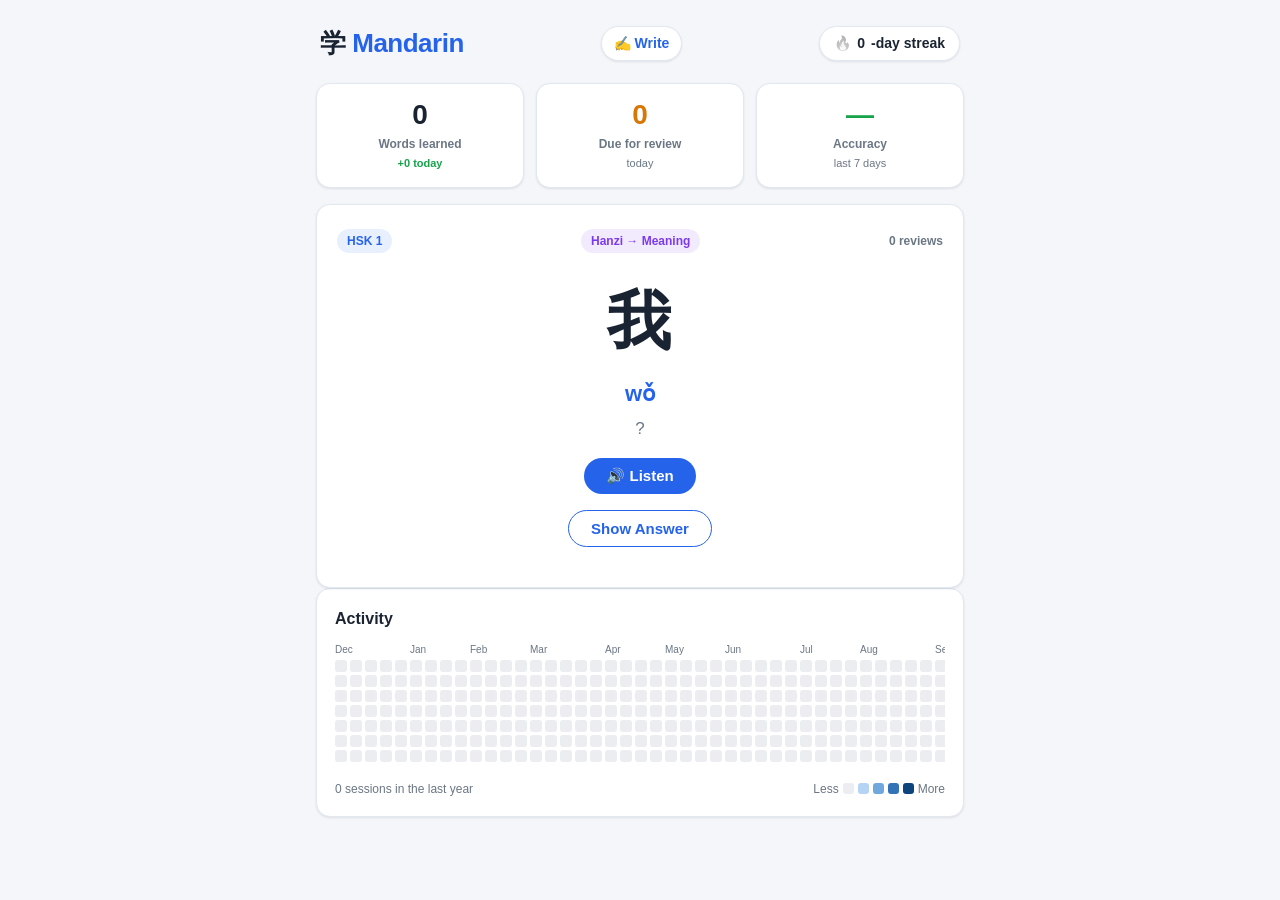
<file: index.html>
<!DOCTYPE html>
<html lang="en">
<head>
  <meta charset="UTF-8" />
  <meta name="viewport" content="width=device-width, initial-scale=1.0" />
  <title>学 Mandarin — Daily Chinese</title>
  <link rel="stylesheet" href="style.css" />
</head>
<body>
  <div class="app">
    <!-- 1. Nav bar -->
    <nav class="nav">
      <h1 class="nav-title">学 <span>Mandarin</span></h1>
      <a class="nav-link" href="handwriting.html" title="Handwriting practice">✍️ Write</a>
      <div class="streak" id="streak" title="Daily streak">
        <span class="flame">🔥</span>
        <span id="streak-count">0</span>-day streak
      </div>
    </nav>

    <!-- 2. Stats row -->
    <section class="stats">
      <div class="stat-card">
        <div class="stat-value" id="stat-learned">0</div>
        <div class="stat-label">Words learned</div>
        <div class="stat-sub" id="stat-learned-today">+0 today</div>
      </div>
      <div class="stat-card stat-due">
        <div class="stat-value" id="stat-due">0</div>
        <div class="stat-label">Due for review</div>
        <div class="stat-sub">today</div>
      </div>
      <div class="stat-card stat-acc">
        <div class="stat-value" id="stat-accuracy">—</div>
        <div class="stat-label">Accuracy</div>
        <div class="stat-sub">last 7 days</div>
      </div>
    </section>

    <!-- 3. Flashcard -->
    <section class="flashcard" id="flashcard">
      <div class="card-badge">
        <span class="badge-hsk" id="badge-hsk">HSK 1</span>
        <span class="badge-mode" id="badge-mode">Hanzi → Meaning</span>
        <span class="badge-reviews" id="badge-reviews">0 reviews</span>
      </div>

      <div class="card-main">
        <div class="hanzi" id="card-hanzi">学习</div>
        <div class="pinyin" id="card-pinyin">xuéxí</div>
        <div class="meaning" id="card-meaning">to study, to learn</div>
      </div>

      <button class="listen-btn" id="listen-btn" title="Listen (zh-CN)">
        🔊 Listen
      </button>

      <button class="reveal-btn" id="reveal-btn">Show Answer</button>

      <div class="answer-block" id="answer-block" hidden>
        <div class="examples" id="examples"></div>

        <div class="compounds" id="compounds"></div>

        <div class="produce">
          <h3>Write your own sentence</h3>
          <textarea id="my-sentence-input" placeholder="用这个词造一个句子…"></textarea>
          <button class="save-sentence-btn" id="save-sentence-btn">Save sentence</button>
          <ul class="my-sentences-list" id="my-sentences-list"></ul>
        </div>
      </div>
    </section>

    <!-- 4. SRS buttons -->
    <section class="srs" id="srs" hidden>
      <button class="srs-btn again" data-grade="again">Again<span id="again-sub">10 min</span></button>
      <button class="srs-btn hard"  data-grade="hard">Hard<span id="hard-sub">1 day</span></button>
      <button class="srs-btn good"  data-grade="good">Good<span id="good-sub">3 days</span></button>
      <button class="srs-btn easy"  data-grade="easy">Easy<span id="easy-sub">7 days</span></button>
    </section>

    <!-- 5. Year activity heatmap -->
    <section class="heatmap-section">
      <h2 class="section-title">Activity</h2>
      <div class="heatmap-scroll">
        <div class="heatmap" id="heatmap"></div>
      </div>
      <div class="heatmap-footer">
        <span id="heatmap-total">0 sessions in the last year</span>
        <div class="legend">
          Less
          <span class="legend-cell level-0"></span>
          <span class="legend-cell level-1"></span>
          <span class="legend-cell level-2"></span>
          <span class="legend-cell level-3"></span>
          <span class="legend-cell level-4"></span>
          More
        </div>
      </div>
    </section>
  </div>

  <div class="tooltip" id="tooltip"></div>
  <script src="app.js"></script>
</body>
</html>
</file>
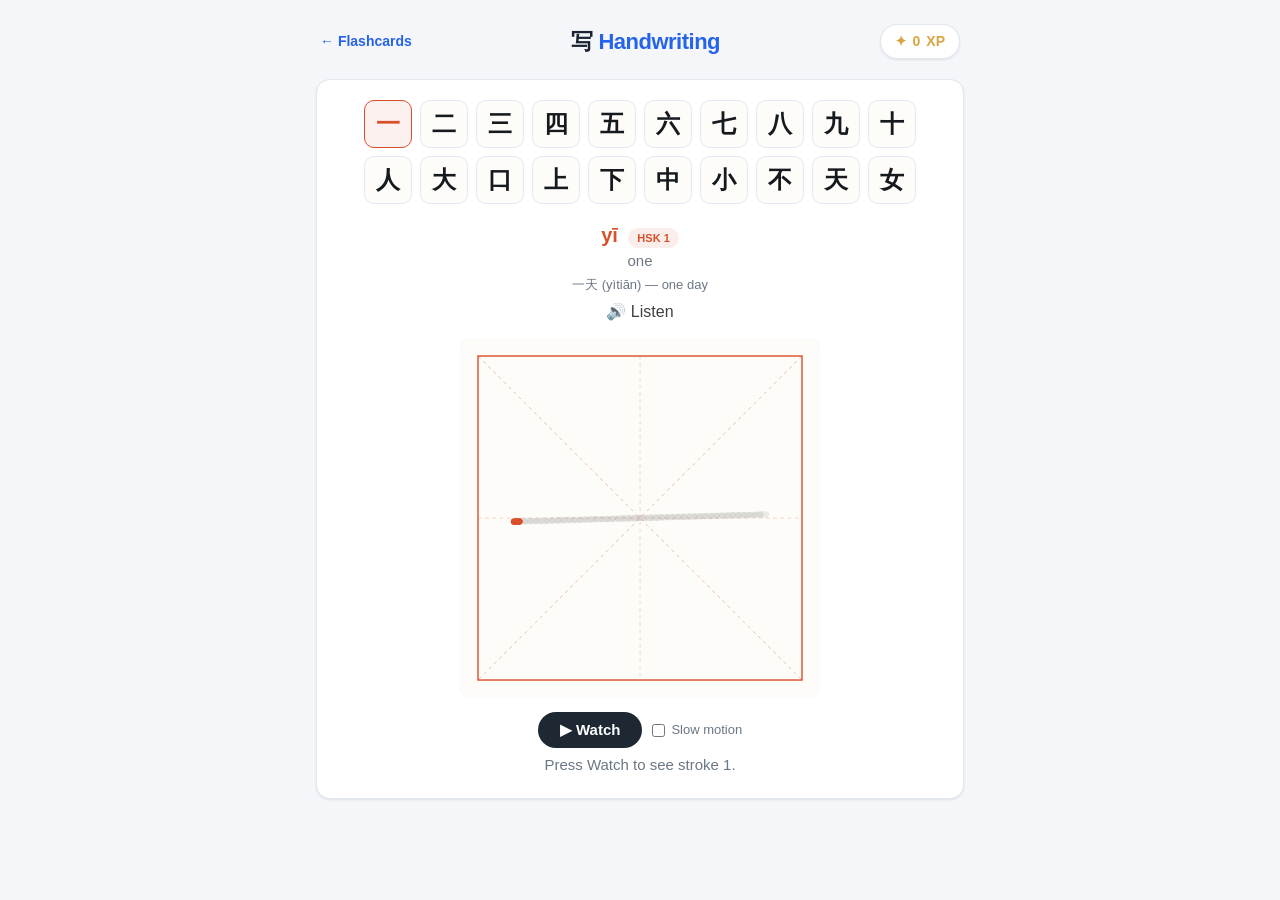
<file: handwriting.html>
<!DOCTYPE html>
<html lang="en">
<head>
  <meta charset="UTF-8" />
  <meta name="viewport" content="width=device-width, initial-scale=1.0" />
  <title>学 Mandarin — Handwriting</title>
  <link rel="stylesheet" href="style.css" />
  <style>
    /* ---- Handwriting practice: 米字格 (rice grid) theme ----
       Kept distinct from the flashcard blue palette on purpose — the
       cinnabar-on-xuan-paper look is core to the practice-paper concept.
       Only the app chrome (nav, buttons) reuses style.css tokens. */
    :root {
      --ink: #161a1f;
      --paper: #fdfcf8;
      --cinnabar: #d94f2b;
      --inkstone: #1d2833;
      --seal: #d9a441;
    }
    .hw-nav { display: flex; align-items: center; justify-content: space-between; padding: 8px 4px 20px; }
    .hw-back { font-size: 14px; font-weight: 600; color: var(--accent); text-decoration: none; }
    .hw-back:hover { text-decoration: underline; }
    .hw-xp {
      display: flex; align-items: center; gap: 6px;
      background: var(--surface); border: 1px solid var(--border);
      border-radius: 999px; padding: 6px 14px; font-size: 14px; font-weight: 700;
      color: var(--seal); box-shadow: var(--shadow);
    }

    .hw-card {
      background: var(--surface); border: 1px solid var(--border);
      border-radius: var(--radius); padding: 20px; box-shadow: var(--shadow);
    }

    /* character picker */
    .hw-picker { display: flex; gap: 8px; justify-content: center; flex-wrap: wrap; margin-bottom: 16px; }
    .hw-chip {
      font-size: 24px; font-weight: 700; font-family: "KaiTi", "STKaiti", "Kaiti SC", serif;
      width: 48px; height: 48px; border: 1.5px solid var(--border); border-radius: 10px;
      background: var(--paper); color: var(--ink); cursor: pointer; transition: all 0.12s ease;
    }
    .hw-chip:hover { border-color: var(--cinnabar); }
    .hw-chip.active { border-color: var(--cinnabar); background: rgba(217, 79, 43, 0.08); color: var(--cinnabar); }

    /* intro line */
    .hw-intro { text-align: center; margin-bottom: 14px; }
    .hw-intro .hw-pinyin { font-size: 20px; color: var(--cinnabar); font-weight: 600; }
    .hw-intro .hw-meaning { font-size: 15px; color: var(--muted); }
    .hw-intro .hw-word { font-size: 13px; color: var(--muted); margin-top: 2px; }
    .hw-intro .hw-hsk {
      display: inline-block; font-size: 11px; font-weight: 700; color: var(--cinnabar);
      background: rgba(217, 79, 43, 0.1); border-radius: 999px; padding: 2px 9px; margin-left: 6px; vertical-align: middle;
    }
    .hw-listen {
      margin-top: 8px; background: none; border: none; font-size: 16px; cursor: pointer; opacity: 0.75;
    }
    .hw-listen:hover { opacity: 1; }

    /* canvas */
    .hw-canvas-wrap { display: flex; justify-content: center; }
    #hw-canvas {
      width: 100%; max-width: 360px; aspect-ratio: 1 / 1; touch-action: none;
      border-radius: 12px; background: var(--paper); box-shadow: inset 0 0 0 1px var(--border);
      cursor: crosshair;
    }

    /* controls */
    .hw-controls { display: flex; gap: 10px; justify-content: center; align-items: center; margin: 14px 0 6px; flex-wrap: wrap; }
    .hw-btn {
      background: var(--inkstone); color: #fff; border: none; border-radius: 999px;
      padding: 9px 22px; font-size: 15px; font-weight: 600; cursor: pointer; transition: filter 0.15s ease, transform 0.08s ease;
    }
    .hw-btn:hover { filter: brightness(1.15); }
    .hw-btn:active { transform: scale(0.96); }
    .hw-btn.ghost { background: var(--surface); color: var(--inkstone); border: 1.5px solid var(--border); }
    .hw-slow { display: flex; align-items: center; gap: 6px; font-size: 13px; color: var(--muted); user-select: none; cursor: pointer; }

    /* feedback */
    .hw-feedback { text-align: center; min-height: 24px; margin-top: 6px; font-size: 15px; font-weight: 600; }
    .hw-feedback.good { color: var(--success); }
    .hw-feedback.bad { color: var(--cinnabar); }
    .hw-feedback.info { color: var(--muted); font-weight: 500; }

    /* summary */
    .hw-summary { margin-top: 14px; border-top: 1px solid var(--border); padding-top: 14px; text-align: center; }
    .hw-summary h3 { font-size: 15px; font-weight: 800; margin-bottom: 10px; }
    .hw-summary .hw-verdict { font-size: 14px; margin-bottom: 4px; }
    .hw-summary .hw-srs { font-size: 13px; color: var(--muted); margin-bottom: 12px; }
    .hw-stroke-scores { list-style: none; display: flex; flex-direction: column; gap: 6px; margin-bottom: 12px; text-align: left; }
    .hw-stroke-scores li {
      display: flex; justify-content: space-between; align-items: center;
      background: var(--bg); border-radius: 8px; padding: 8px 12px; font-size: 14px;
    }
    .hw-stroke-scores .sc { font-weight: 700; }

    @keyframes hw-xp-pop { 0% { transform: translateY(6px) scale(0.9); opacity: 0; } 30% { opacity: 1; } 100% { transform: translateY(-18px) scale(1.1); opacity: 0; } }
    .hw-xp-pop {
      position: fixed; pointer-events: none; z-index: 20; font-weight: 800; color: var(--seal);
      font-size: 20px; animation: hw-xp-pop 0.9s ease-out forwards;
    }
  </style>
</head>
<body>
  <div class="app">
    <nav class="hw-nav">
      <a class="hw-back" href="index.html">← Flashcards</a>
      <h1 class="nav-title" style="font-size:22px;">写 <span>Handwriting</span></h1>
      <div class="hw-xp" title="Session XP">✦ <span id="hw-xp">0</span> XP</div>
    </nav>

    <section class="hw-card">
      <div class="hw-picker" id="hw-picker"></div>

      <div class="hw-intro">
        <div>
          <span class="hw-pinyin" id="hw-pinyin">—</span>
          <span class="hw-hsk" id="hw-hsk">HSK 1</span>
        </div>
        <div class="hw-meaning" id="hw-meaning">—</div>
        <div class="hw-word" id="hw-word">—</div>
        <button class="hw-listen" id="hw-listen" title="Listen (zh-CN)">🔊 Listen</button>
      </div>

      <div class="hw-canvas-wrap">
        <canvas id="hw-canvas" width="800" height="800"></canvas>
      </div>

      <div class="hw-controls">
        <button class="hw-btn" id="hw-watch">▶ Watch</button>
        <label class="hw-slow"><input type="checkbox" id="hw-slow" /> Slow motion</label>
      </div>

      <div class="hw-feedback info" id="hw-feedback">Pick a character, then press Watch.</div>

      <div class="hw-summary" id="hw-summary" hidden>
        <h3>✓ Character complete</h3>
        <div class="hw-verdict" id="hw-verdict"></div>
        <div class="hw-srs" id="hw-srs"></div>
        <ul class="hw-stroke-scores" id="hw-stroke-scores"></ul>
        <button class="hw-btn ghost" id="hw-next">Next character →</button>
      </div>
    </section>
  </div>

  <script src="handwriting.js"></script>
</body>
</html>
</file>
<file: style.css>
:root {
  --bg: #f4f6f9;
  --surface: #ffffff;
  --text: #1a2332;
  --muted: #6b7785;
  --border: #e2e8f0;
  --accent: #2563eb;   /* blue  */
  --success: #16a34a;  /* green */
  --warning: #d97706;  /* amber */
  --pro: #7c3aed;      /* purple */
  --shadow: 0 1px 3px rgba(16, 24, 40, 0.06), 0 1px 2px rgba(16, 24, 40, 0.04);
  --radius: 14px;
}

* { box-sizing: border-box; margin: 0; padding: 0; }
[hidden] { display: none !important; }

body {
  font-family: -apple-system, BlinkMacSystemFont, "Segoe UI", Roboto, Helvetica, Arial, sans-serif;
  background: var(--bg);
  color: var(--text);
  line-height: 1.5;
  -webkit-font-smoothing: antialiased;
}

.app {
  max-width: 680px;
  margin: 0 auto;
  padding: 16px 16px 48px;
}

/* ---------- Nav ---------- */
.nav {
  display: flex;
  align-items: center;
  justify-content: space-between;
  padding: 8px 4px 20px;
}
.nav-title { font-size: 26px; font-weight: 800; letter-spacing: -0.5px; }
.nav-title span { color: var(--accent); }
.streak {
  display: flex;
  align-items: center;
  gap: 6px;
  background: var(--surface);
  border: 1px solid var(--border);
  border-radius: 999px;
  padding: 6px 14px;
  font-size: 14px;
  font-weight: 600;
  box-shadow: var(--shadow);
}
.flame { filter: grayscale(1) opacity(0.5); }
.streak.active .flame { filter: none; }
.nav-link {
  font-size: 14px;
  font-weight: 600;
  color: var(--accent);
  text-decoration: none;
  padding: 6px 12px;
  border: 1px solid var(--border);
  border-radius: 999px;
  background: var(--surface);
  box-shadow: var(--shadow);
}
.nav-link:hover { background: rgba(37, 99, 235, 0.08); }

/* ---------- Stats ---------- */
.stats {
  display: grid;
  grid-template-columns: repeat(3, 1fr);
  gap: 12px;
  margin-bottom: 16px;
}
.stat-card {
  background: var(--surface);
  border: 1px solid var(--border);
  border-radius: var(--radius);
  padding: 16px;
  text-align: center;
  box-shadow: var(--shadow);
}
.stat-value { font-size: 28px; font-weight: 800; line-height: 1.1; }
.stat-label { font-size: 12px; color: var(--muted); margin-top: 4px; font-weight: 600; }
.stat-sub { font-size: 11px; color: var(--muted); margin-top: 2px; }
.stat-due .stat-value { color: var(--warning); }
.stat-acc .stat-value { color: var(--success); }
.stat-learned-today, #stat-learned-today { color: var(--success); font-weight: 600; }

/* ---------- Flashcard ---------- */
.flashcard {
  background: var(--surface);
  border: 1px solid var(--border);
  border-radius: var(--radius);
  padding: 24px 20px;
  box-shadow: var(--shadow);
  position: relative;
}
.card-badge {
  display: flex;
  align-items: center;
  justify-content: space-between;
  gap: 8px;
  font-size: 12px;
  font-weight: 600;
}
.badge-hsk {
  background: rgba(37, 99, 235, 0.1);
  color: var(--accent);
  padding: 3px 10px;
  border-radius: 999px;
  flex-shrink: 0;
}
.badge-mode {
  color: var(--pro);
  background: rgba(124, 58, 237, 0.1);
  padding: 3px 10px;
  border-radius: 999px;
  white-space: nowrap;
}
.badge-reviews { color: var(--muted); flex-shrink: 0; }
.card-main { text-align: center; padding: 20px 0 8px; }
.hanzi { font-size: 64px; font-weight: 700; letter-spacing: 2px; }
.pinyin { font-size: 22px; color: var(--accent); margin-top: 8px; font-weight: 600; }
.meaning { font-size: 17px; color: var(--muted); margin-top: 6px; }

.listen-btn {
  display: block;
  margin: 8px auto 16px;
  background: var(--accent);
  color: #fff;
  border: none;
  border-radius: 999px;
  padding: 9px 22px;
  font-size: 15px;
  font-weight: 600;
  cursor: pointer;
  transition: transform 0.08s ease, background 0.15s ease;
}
.listen-btn:hover { background: #1d4ed8; }
.listen-btn:active { transform: scale(0.96); }

.reveal-btn {
  display: block;
  margin: 4px auto 16px;
  background: var(--surface);
  color: var(--accent);
  border: 1.5px solid var(--accent);
  border-radius: 999px;
  padding: 9px 22px;
  font-size: 15px;
  font-weight: 600;
  cursor: pointer;
  transition: transform 0.08s ease, background 0.15s ease;
}
.reveal-btn:hover { background: rgba(37, 99, 235, 0.08); }
.reveal-btn:active { transform: scale(0.96); }

.answer-block { border-top: 1px solid var(--border); padding-top: 16px; }

.example {
  text-align: center;
  padding: 10px 0;
  position: relative;
}
.example + .example { border-top: 1px dashed var(--border); }
.ex-pinyin { font-size: 14px; color: var(--accent); font-weight: 500; }
.ex-hanzi { font-size: 22px; font-weight: 600; margin: 4px 0; }
.ex-translation { font-size: 14px; color: var(--muted); }
.ex-listen-btn {
  margin-top: 6px;
  background: none;
  border: none;
  font-size: 16px;
  cursor: pointer;
  opacity: 0.7;
}
.ex-listen-btn:hover { opacity: 1; }

/* ---------- Compounds ---------- */
.compounds {
  display: flex;
  flex-wrap: wrap;
  gap: 8px;
  justify-content: center;
  padding: 16px 0;
  border-top: 1px solid var(--border);
}
.compound-chip {
  display: flex;
  flex-direction: column;
  align-items: center;
  gap: 1px;
  background: var(--bg);
  border: 1px solid var(--border);
  border-radius: 10px;
  padding: 6px 12px;
  cursor: pointer;
  transition: background 0.15s ease;
}
.compound-chip:hover { background: rgba(37, 99, 235, 0.08); }
.cp-hanzi { font-size: 16px; font-weight: 700; }
.cp-pinyin { font-size: 11px; color: var(--accent); }
.cp-meaning { font-size: 10px; color: var(--muted); }

/* ---------- Produce (own sentence) ---------- */
.produce {
  border-top: 1px solid var(--border);
  padding-top: 16px;
  text-align: center;
}
.produce h3 { font-size: 14px; font-weight: 700; margin-bottom: 10px; }
.produce textarea {
  width: 100%;
  min-height: 60px;
  border: 1px solid var(--border);
  border-radius: 10px;
  padding: 10px 12px;
  font-size: 15px;
  font-family: inherit;
  resize: vertical;
}
.save-sentence-btn {
  display: block;
  margin: 10px auto 0;
  background: var(--success);
  color: #fff;
  border: none;
  border-radius: 999px;
  padding: 8px 20px;
  font-size: 14px;
  font-weight: 600;
  cursor: pointer;
}
.save-sentence-btn:hover { filter: brightness(1.07); }
.my-sentences-list {
  list-style: none;
  margin-top: 12px;
  text-align: left;
  font-size: 14px;
  color: var(--text);
}
.my-sentences-list li {
  background: var(--bg);
  border-radius: 8px;
  padding: 8px 12px;
  margin-bottom: 6px;
}

/* ---------- SRS ---------- */
.srs {
  display: grid;
  grid-template-columns: repeat(4, 1fr);
  gap: 10px;
  margin: 16px 0;
}
.srs-btn {
  display: flex;
  flex-direction: column;
  align-items: center;
  gap: 2px;
  border: none;
  border-radius: var(--radius);
  padding: 12px 6px;
  font-size: 15px;
  font-weight: 700;
  color: #fff;
  cursor: pointer;
  transition: transform 0.08s ease, filter 0.15s ease;
}
.srs-btn span { font-size: 11px; font-weight: 500; opacity: 0.9; }
.srs-btn:hover { filter: brightness(1.07); }
.srs-btn:active { transform: scale(0.96); }
.srs-btn.again { background: #dc2626; }
.srs-btn.hard  { background: var(--warning); }
.srs-btn.good  { background: var(--accent); }
.srs-btn.easy  { background: var(--success); }

/* ---------- Heatmap ---------- */
.section-title { font-size: 16px; font-weight: 700; margin-bottom: 12px; }
.heatmap-section {
  background: var(--surface);
  border: 1px solid var(--border);
  border-radius: var(--radius);
  padding: 18px;
  box-shadow: var(--shadow);
}
.heatmap-scroll { overflow-x: auto; padding-bottom: 6px; }
.heatmap {
  display: grid;
  grid-auto-flow: column;
  grid-template-rows: 14px repeat(7, 12px);
  grid-auto-columns: 12px;
  gap: 3px;
  width: max-content;
}
.hm-month {
  font-size: 10px;
  color: var(--muted);
  grid-row: 1;
  align-self: center;
  white-space: nowrap;
}
.hm-cell {
  width: 12px;
  height: 12px;
  border-radius: 3px;
  background: #ebedf0;
}
.hm-cell.level-0 { background: #ebedf0; }
.hm-cell.level-1 { background: #B5D4F4; }
.hm-cell.level-2 { background: #6FA8DC; }
.hm-cell.level-3 { background: #3273B8; }
.hm-cell.level-4 { background: #0C447C; }

.heatmap-footer {
  display: flex;
  align-items: center;
  justify-content: space-between;
  margin-top: 12px;
  font-size: 12px;
  color: var(--muted);
  flex-wrap: wrap;
  gap: 8px;
}
.legend { display: flex; align-items: center; gap: 4px; }
.legend-cell { width: 11px; height: 11px; border-radius: 3px; display: inline-block; }
.legend-cell.level-0 { background: #ebedf0; }
.legend-cell.level-1 { background: #B5D4F4; }
.legend-cell.level-2 { background: #6FA8DC; }
.legend-cell.level-3 { background: #3273B8; }
.legend-cell.level-4 { background: #0C447C; }

/* ---------- Tooltip ---------- */
.tooltip {
  position: fixed;
  background: #1a2332;
  color: #fff;
  font-size: 12px;
  padding: 6px 10px;
  border-radius: 6px;
  pointer-events: none;
  opacity: 0;
  transition: opacity 0.12s ease;
  z-index: 10;
  white-space: nowrap;
}
.tooltip.show { opacity: 1; }

@media (max-width: 480px) {
  .hanzi { font-size: 52px; }
  .srs-btn { font-size: 13px; }
  .stat-value { font-size: 22px; }
}
</file>
